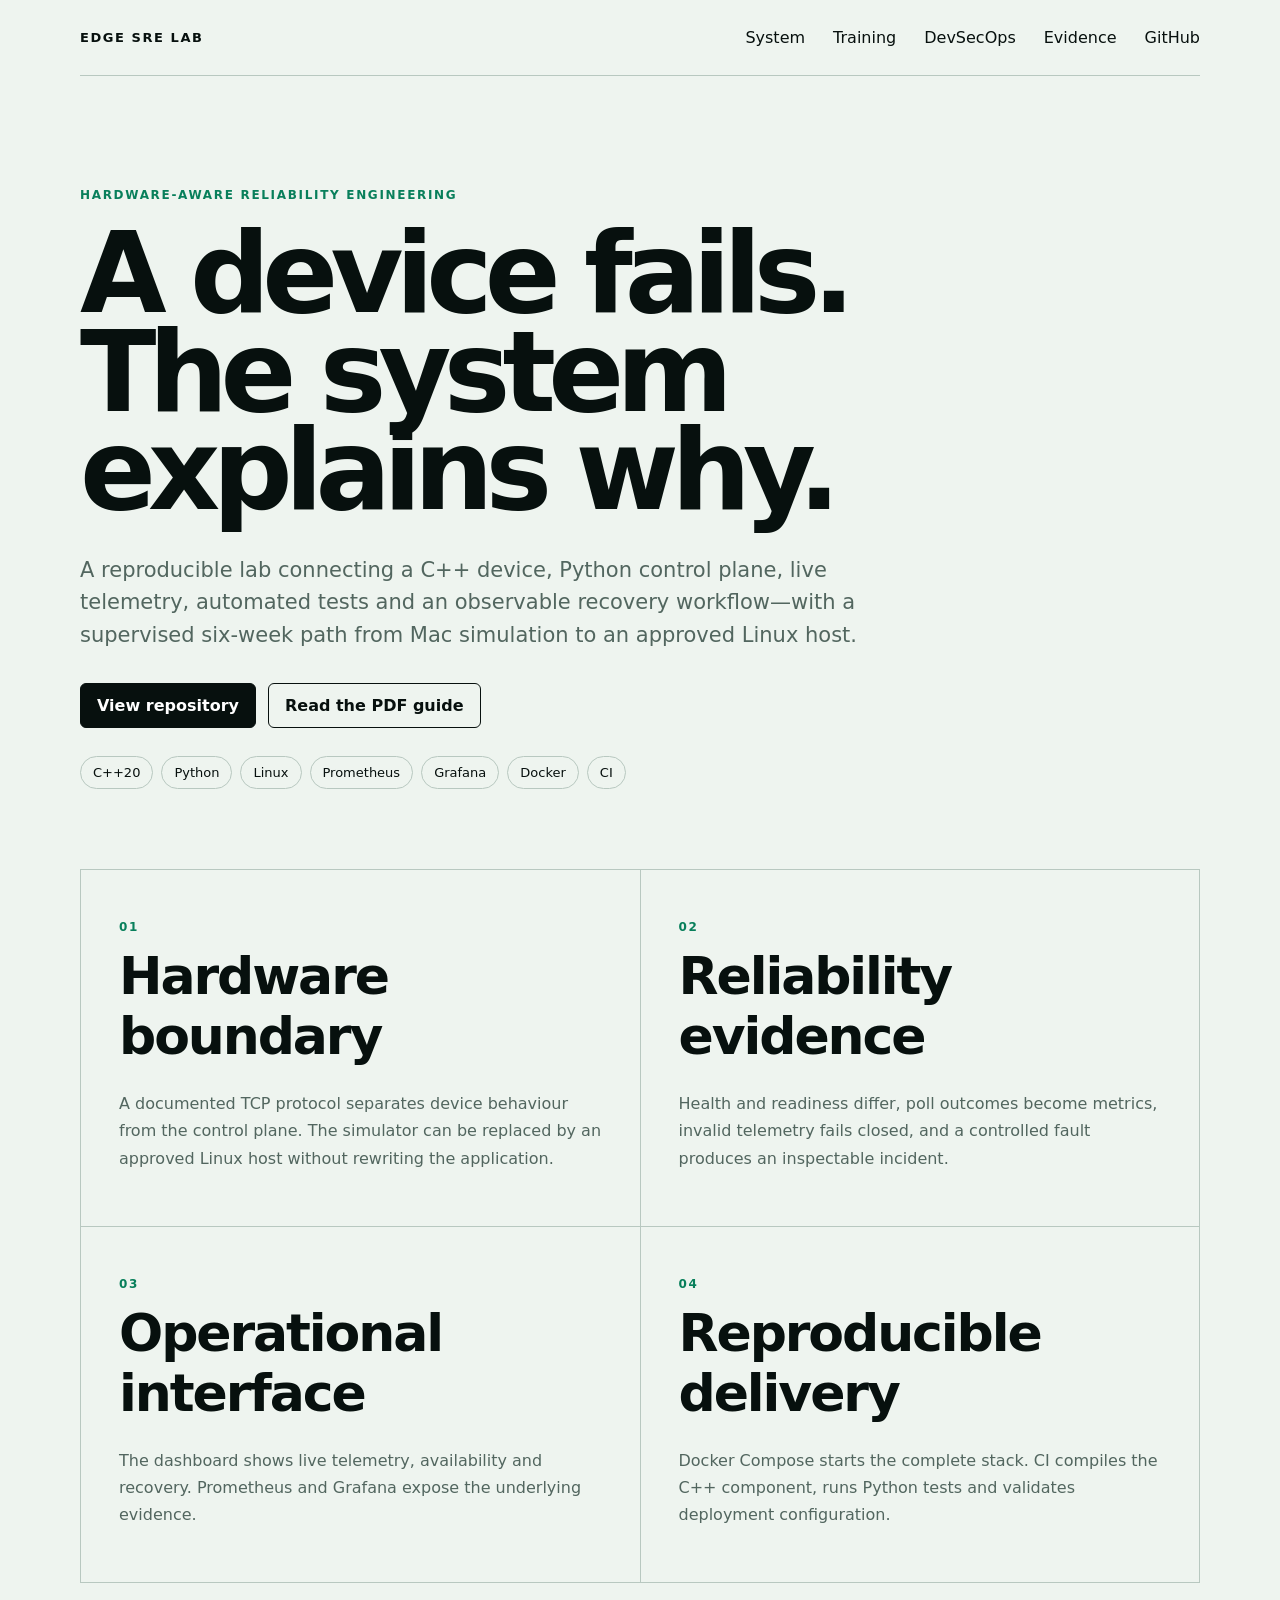
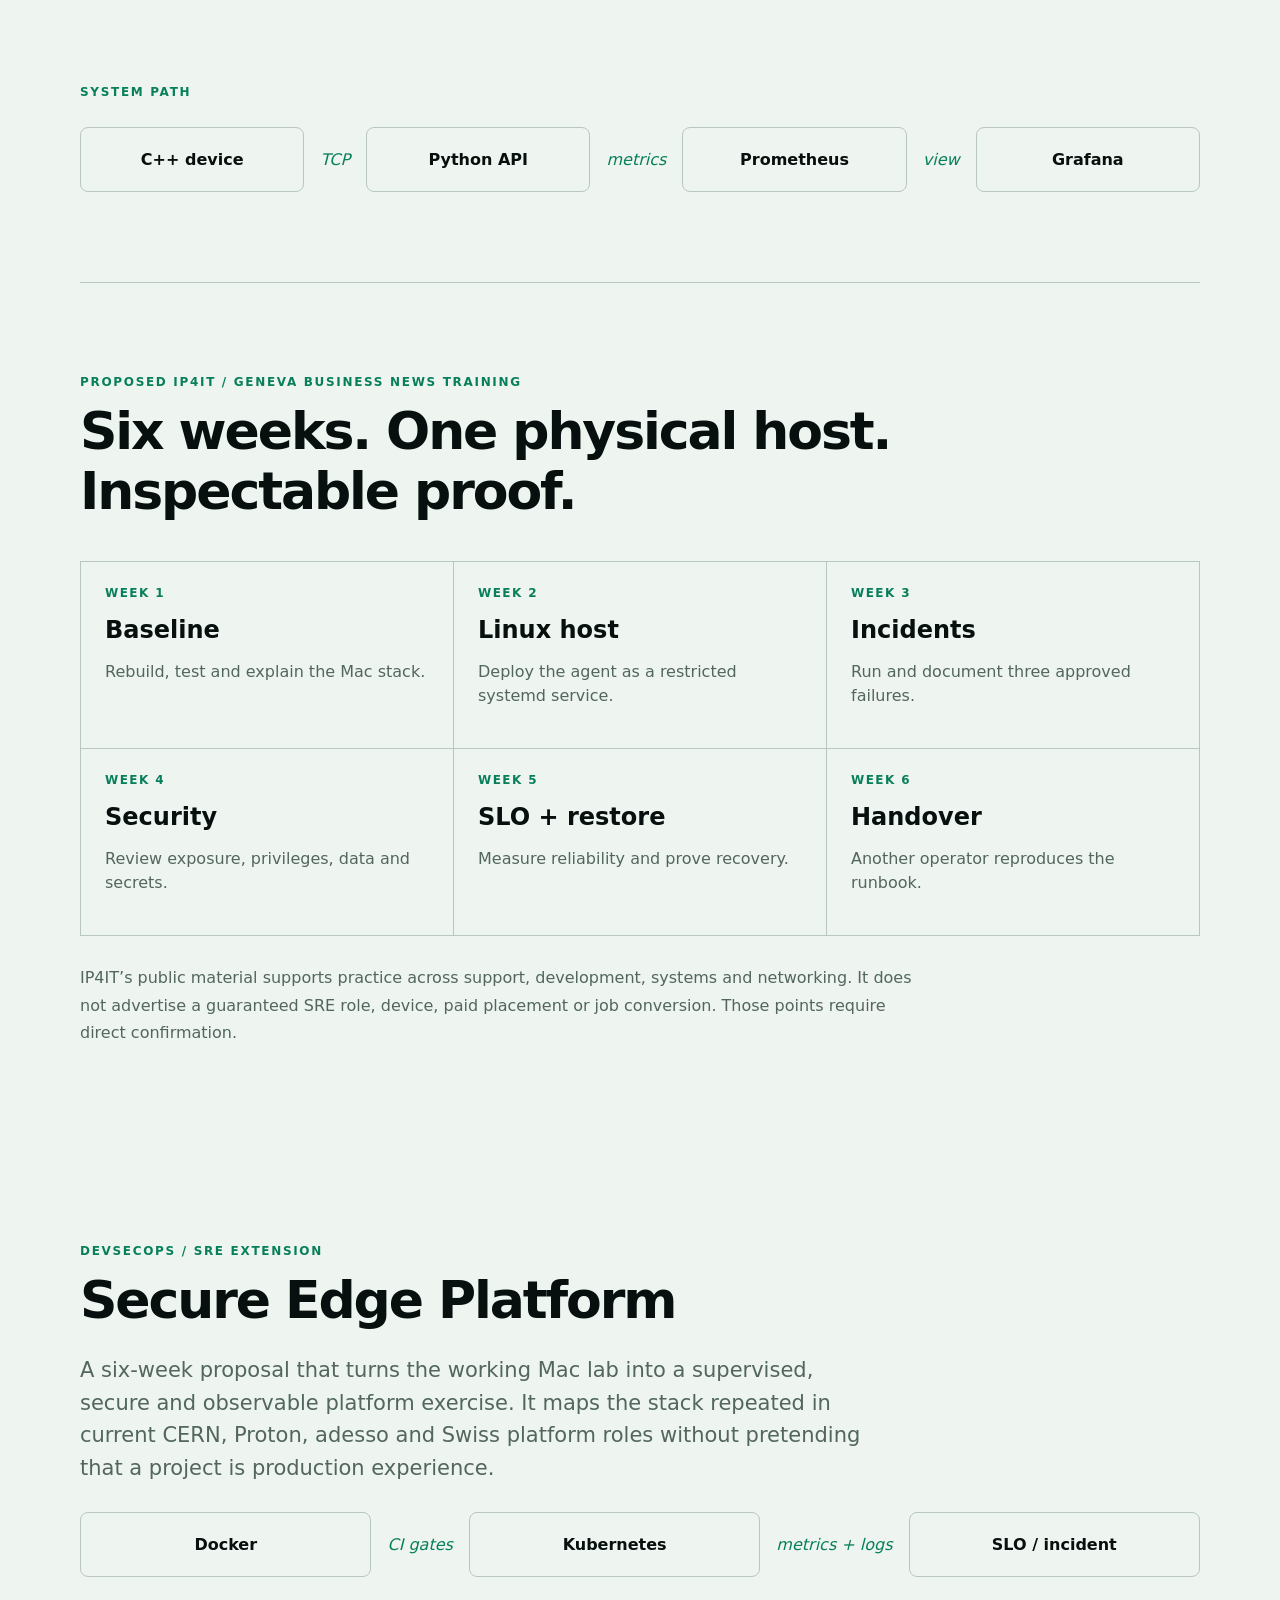
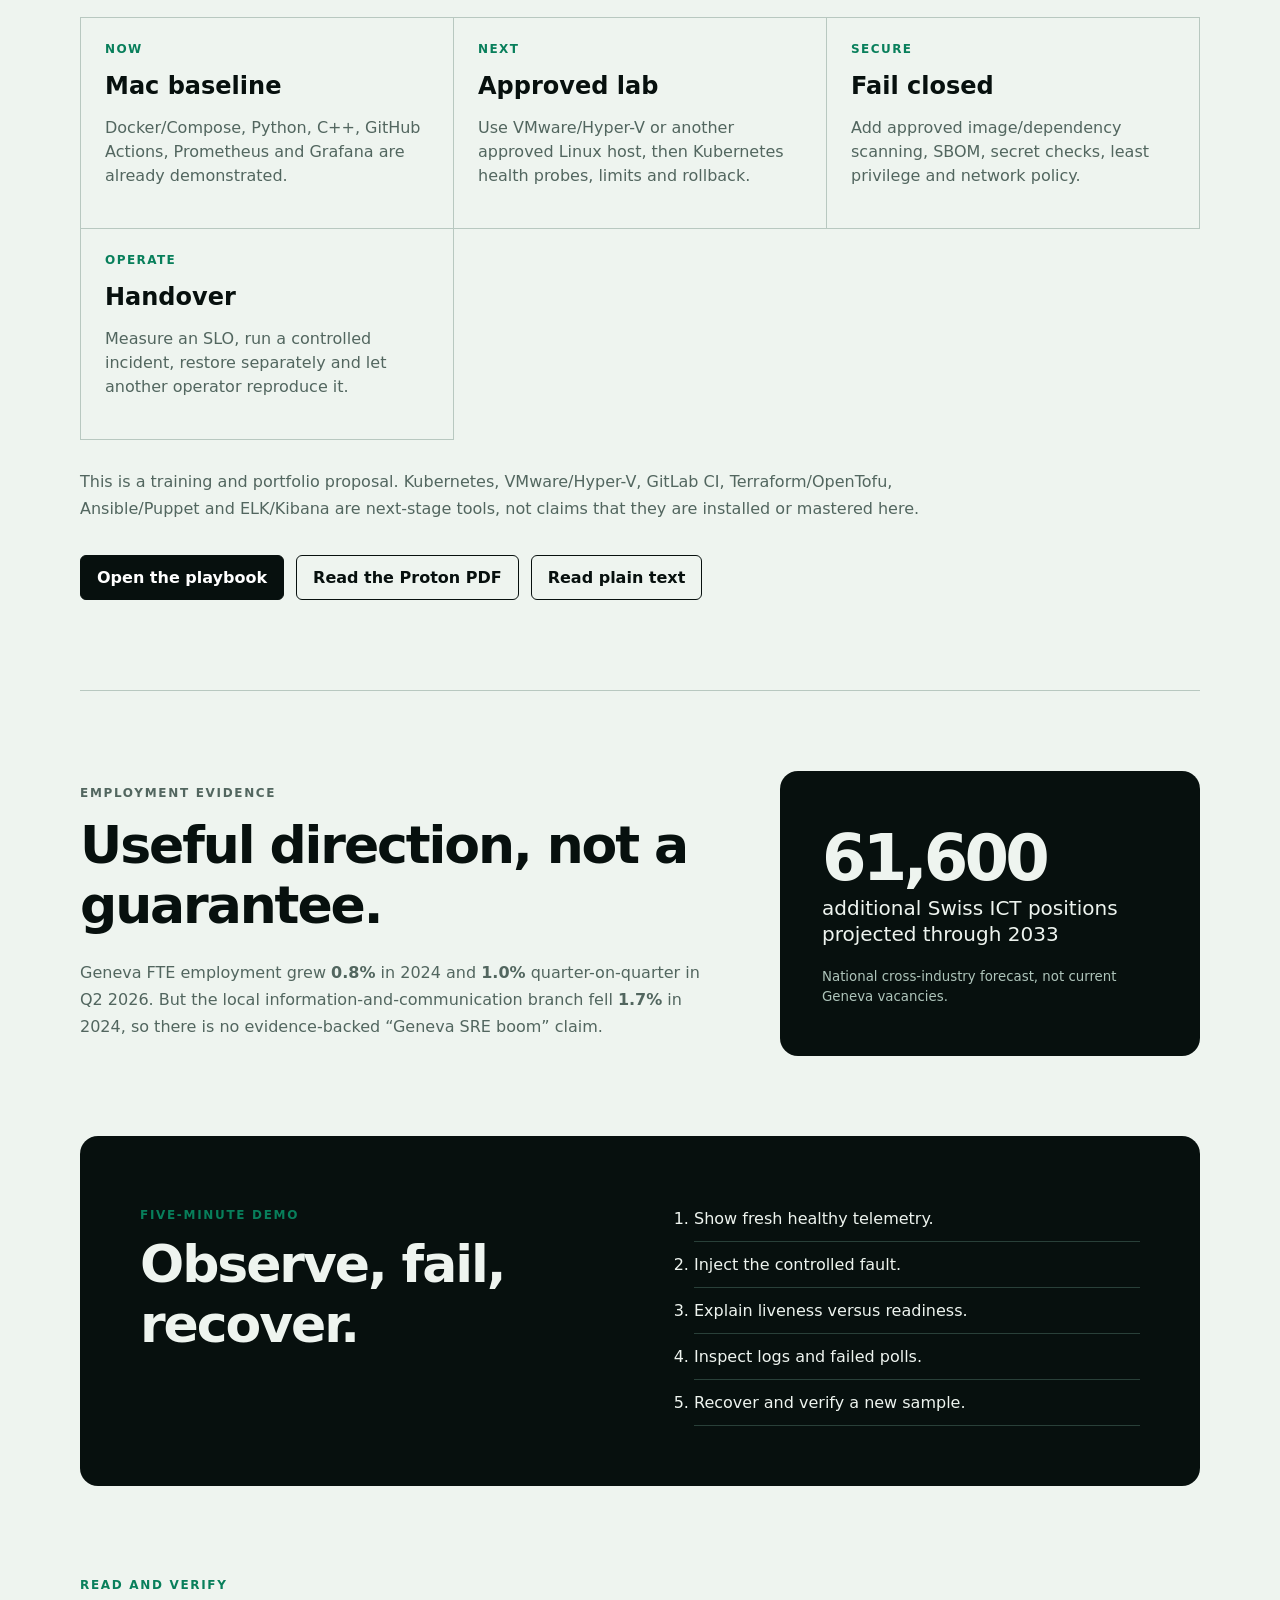
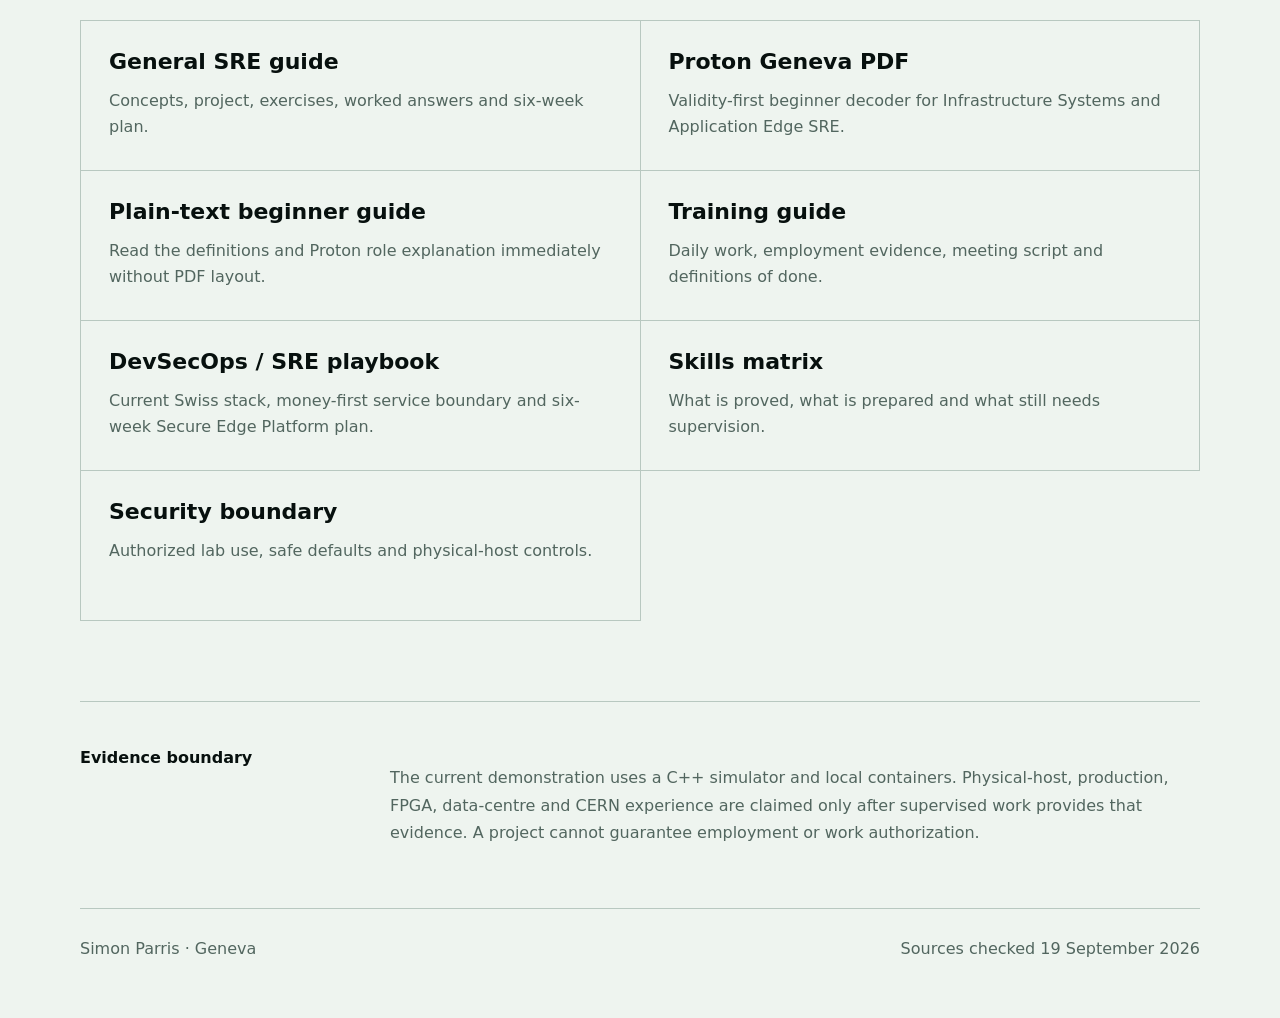
<file: docs/index.html>
<!doctype html>
<html lang="en">
<head>
  <meta charset="utf-8">
  <meta name="viewport" content="width=device-width, initial-scale=1">
  <meta name="description" content="Edge SRE Hardware Lab: C++, Python, Linux, observability, incident response and a six-week Geneva training plan.">
  <title>Edge SRE Hardware Lab · Simon Parris</title>
  <link rel="stylesheet" href="styles.css">
</head>
<body>
  <main>
    <nav>
      <b>EDGE SRE LAB</b>
      <a href="#system">System</a>
      <a href="#training">Training</a>
      <a href="#devsecops">DevSecOps</a>
      <a href="#market">Evidence</a>
      <a href="https://github.com/parrsi01/edge-sre-hardware-lab">GitHub</a>
    </nav>

    <header>
      <p class="kicker">HARDWARE-AWARE RELIABILITY ENGINEERING</p>
      <h1>A device fails.<br>The system explains why.</h1>
      <p class="lead">A reproducible lab connecting a C++ device, Python control plane, live telemetry, automated tests and an observable recovery workflow—with a supervised six-week path from Mac simulation to an approved Linux host.</p>
      <div class="actions">
        <a class="button primary" href="https://github.com/parrsi01/edge-sre-hardware-lab">View repository</a>
        <a class="button" href="assets/SRE_BEGINNER_GUIDE_IP4IT_GENEVA.pdf">Read the PDF guide</a>
      </div>
      <div class="badges"><span>C++20</span><span>Python</span><span>Linux</span><span>Prometheus</span><span>Grafana</span><span>Docker</span><span>CI</span></div>
    </header>

    <section id="system" class="two">
      <article><p class="number">01</p><h2>Hardware boundary</h2><p>A documented TCP protocol separates device behaviour from the control plane. The simulator can be replaced by an approved Linux host without rewriting the application.</p></article>
      <article><p class="number">02</p><h2>Reliability evidence</h2><p>Health and readiness differ, poll outcomes become metrics, invalid telemetry fails closed, and a controlled fault produces an inspectable incident.</p></article>
      <article><p class="number">03</p><h2>Operational interface</h2><p>The dashboard shows live telemetry, availability and recovery. Prometheus and Grafana expose the underlying evidence.</p></article>
      <article><p class="number">04</p><h2>Reproducible delivery</h2><p>Docker Compose starts the complete stack. CI compiles the C++ component, runs Python tests and validates deployment configuration.</p></article>
    </section>

    <section class="architecture">
      <p class="kicker">SYSTEM PATH</p>
      <div class="flow"><b>C++ device</b><i>TCP</i><b>Python API</b><i>metrics</i><b>Prometheus</b><i>view</i><b>Grafana</b></div>
    </section>

    <section id="training" class="training">
      <p class="kicker">PROPOSED IP4IT / GENEVA BUSINESS NEWS TRAINING</p>
      <h2>Six weeks. One physical host. Inspectable proof.</h2>
      <div class="weeks">
        <article><b>Week 1</b><span>Baseline</span><p>Rebuild, test and explain the Mac stack.</p></article>
        <article><b>Week 2</b><span>Linux host</span><p>Deploy the agent as a restricted systemd service.</p></article>
        <article><b>Week 3</b><span>Incidents</span><p>Run and document three approved failures.</p></article>
        <article><b>Week 4</b><span>Security</span><p>Review exposure, privileges, data and secrets.</p></article>
        <article><b>Week 5</b><span>SLO + restore</span><p>Measure reliability and prove recovery.</p></article>
        <article><b>Week 6</b><span>Handover</span><p>Another operator reproduces the runbook.</p></article>
      </div>
      <p class="note">IP4IT’s public material supports practice across support, development, systems and networking. It does not advertise a guaranteed SRE role, device, paid placement or job conversion. Those points require direct confirmation.</p>
    </section>

    <section id="devsecops" class="architecture">
      <p class="kicker">DEVSECOPS / SRE EXTENSION</p>
      <h2>Secure Edge Platform</h2>
      <p class="lead">A six-week proposal that turns the working Mac lab into a supervised, secure and observable platform exercise. It maps the stack repeated in current CERN, Proton, adesso and Swiss platform roles without pretending that a project is production experience.</p>
      <div class="flow"><b>Docker</b><i>CI gates</i><b>Kubernetes</b><i>metrics + logs</i><b>SLO / incident</b></div>
      <div class="weeks">
        <article><b>Now</b><span>Mac baseline</span><p>Docker/Compose, Python, C++, GitHub Actions, Prometheus and Grafana are already demonstrated.</p></article>
        <article><b>Next</b><span>Approved lab</span><p>Use VMware/Hyper-V or another approved Linux host, then Kubernetes health probes, limits and rollback.</p></article>
        <article><b>Secure</b><span>Fail closed</span><p>Add approved image/dependency scanning, SBOM, secret checks, least privilege and network policy.</p></article>
        <article><b>Operate</b><span>Handover</span><p>Measure an SLO, run a controlled incident, restore separately and let another operator reproduce it.</p></article>
      </div>
      <p class="note">This is a training and portfolio proposal. Kubernetes, VMware/Hyper-V, GitLab CI, Terraform/OpenTofu, Ansible/Puppet and ELK/Kibana are next-stage tools, not claims that they are installed or mastered here.</p>
      <div class="actions"><a class="button primary" href="https://github.com/parrsi01/edge-sre-hardware-lab/blob/main/DEVSECOPS_SRE_PLAYBOOK.md">Open the playbook</a><a class="button" href="assets/PROTON_SRE_GENEVA_BEGINNER_GUIDE.pdf">Read the Proton PDF</a><a class="button" href="assets/PROTON_SRE_GENEVA_BEGINNER_GUIDE.txt">Read plain text</a></div>
    </section>

    <section id="market" class="market">
      <div>
        <p class="kicker">EMPLOYMENT EVIDENCE</p>
        <h2>Useful direction, not a guarantee.</h2>
        <p>Geneva FTE employment grew <strong>0.8%</strong> in 2024 and <strong>1.0%</strong> quarter-on-quarter in Q2 2026. But the local information-and-communication branch fell <strong>1.7%</strong> in 2024, so there is no evidence-backed “Geneva SRE boom” claim.</p>
      </div>
      <div class="stat"><strong>61,600</strong><span>additional Swiss ICT positions projected through 2033</span><small>National cross-industry forecast, not current Geneva vacancies.</small></div>
    </section>

    <section class="demo">
      <div><p class="kicker">FIVE-MINUTE DEMO</p><h2>Observe, fail, recover.</h2></div>
      <ol><li>Show fresh healthy telemetry.</li><li>Inject the controlled fault.</li><li>Explain liveness versus readiness.</li><li>Inspect logs and failed polls.</li><li>Recover and verify a new sample.</li></ol>
    </section>

    <section class="resources">
      <p class="kicker">READ AND VERIFY</p>
      <div class="resource-grid">
        <a href="assets/SRE_BEGINNER_GUIDE_IP4IT_GENEVA.pdf"><b>General SRE guide</b><span>Concepts, project, exercises, worked answers and six-week plan.</span></a>
        <a href="assets/PROTON_SRE_GENEVA_BEGINNER_GUIDE.pdf"><b>Proton Geneva PDF</b><span>Validity-first beginner decoder for Infrastructure Systems and Application Edge SRE.</span></a>
        <a href="assets/PROTON_SRE_GENEVA_BEGINNER_GUIDE.txt"><b>Plain-text beginner guide</b><span>Read the definitions and Proton role explanation immediately without PDF layout.</span></a>
        <a href="https://github.com/parrsi01/edge-sre-hardware-lab/blob/main/TRAINING_GUIDE.md"><b>Training guide</b><span>Daily work, employment evidence, meeting script and definitions of done.</span></a>
        <a href="https://github.com/parrsi01/edge-sre-hardware-lab/blob/main/DEVSECOPS_SRE_PLAYBOOK.md"><b>DevSecOps / SRE playbook</b><span>Current Swiss stack, money-first service boundary and six-week Secure Edge Platform plan.</span></a>
        <a href="https://github.com/parrsi01/edge-sre-hardware-lab/blob/main/SKILLS_MATRIX.md"><b>Skills matrix</b><span>What is proved, what is prepared and what still needs supervision.</span></a>
        <a href="https://github.com/parrsi01/edge-sre-hardware-lab/blob/main/SECURITY.md"><b>Security boundary</b><span>Authorized lab use, safe defaults and physical-host controls.</span></a>
      </div>
    </section>

    <section class="truth"><b>Evidence boundary</b><p>The current demonstration uses a C++ simulator and local containers. Physical-host, production, FPGA, data-centre and CERN experience are claimed only after supervised work provides that evidence. A project cannot guarantee employment or work authorization.</p></section>
    <footer><span>Simon Parris · Geneva</span><span>Sources checked 19 September 2026</span></footer>
  </main>
</body>
</html>
</file>
<file: docs/styles.css>
:root { --ink:#07100e; --paper:#eef4ef; --green:#087f5b; --line:#b8c8c0; --muted:#52665f; --white:#fff; }
* { box-sizing:border-box; }
html { scroll-behavior:smooth; }
body { margin:0; background:var(--paper); color:var(--ink); font-family:Inter,ui-sans-serif,system-ui,-apple-system,BlinkMacSystemFont,"Segoe UI",sans-serif; }
main { width:min(1120px,calc(100% - 36px)); margin:auto; }
nav { height:76px; display:flex; align-items:center; gap:28px; border-bottom:1px solid var(--line); }
nav b { margin-right:auto; letter-spacing:.12em; font-size:13px; }
nav a { color:var(--ink); text-decoration:none; }
header { padding:100px 0 80px; }
.kicker,.number { color:var(--green); font-weight:800; font-size:12px; letter-spacing:.14em; }
h1 { max-width:930px; font-size:clamp(52px,9vw,112px); line-height:.88; letter-spacing:-.07em; margin:22px 0 34px; }
.lead { max-width:800px; font-size:21px; line-height:1.55; color:var(--muted); }
.actions { display:flex; flex-wrap:wrap; gap:12px; margin-top:32px; }
.button { border:1px solid var(--ink); color:var(--ink); border-radius:6px; padding:12px 16px; text-decoration:none; font-weight:700; }
.button.primary { background:var(--ink); color:var(--white); }
.badges { display:flex; flex-wrap:wrap; gap:8px; margin-top:28px; }
.badges span { border:1px solid var(--line); border-radius:99px; padding:8px 12px; font-size:13px; }
.two { display:grid; grid-template-columns:1fr 1fr; border-top:1px solid var(--line); border-left:1px solid var(--line); }
.two article { padding:38px; border-right:1px solid var(--line); border-bottom:1px solid var(--line); min-height:250px; }
h2 { font-size:clamp(32px,5vw,52px); letter-spacing:-.04em; margin:10px 0 24px; }
.two p:last-child,.truth p,.note,.market p { color:var(--muted); line-height:1.7; }
.architecture { padding:90px 0; }
.flow { display:flex; align-items:center; justify-content:space-between; gap:16px; margin-top:28px; }
.flow b { border:1px solid var(--line); padding:22px; flex:1; text-align:center; border-radius:8px; }
.flow i { color:var(--green); }
.training { border-top:1px solid var(--line); padding:80px 0; }
.weeks { display:grid; grid-template-columns:repeat(3,1fr); border-left:1px solid var(--line); border-top:1px solid var(--line); margin-top:40px; }
.weeks article { padding:24px; min-height:185px; border-right:1px solid var(--line); border-bottom:1px solid var(--line); }
.weeks b,.weeks span { display:block; }
.weeks b { color:var(--green); font-size:12px; letter-spacing:.12em; text-transform:uppercase; }
.weeks span { font-size:24px; font-weight:800; margin:16px 0; }
.weeks p { color:var(--muted); line-height:1.5; }
.note { max-width:850px; margin-top:28px; }
.market { display:grid; grid-template-columns:1.5fr 1fr; gap:70px; padding:80px 0; border-top:1px solid var(--line); }
.stat { background:var(--ink); color:var(--paper); border-radius:18px; padding:42px; display:flex; flex-direction:column; justify-content:center; }
.stat strong { font-size:64px; letter-spacing:-.06em; }
.stat span { font-size:20px; line-height:1.3; }
.stat small { margin-top:20px; color:#aec4ba; line-height:1.5; }
.demo { display:grid; grid-template-columns:1fr 1fr; gap:60px; background:var(--ink); color:var(--paper); padding:60px; border-radius:18px; }
.demo ol { margin:0; padding-left:24px; }
.demo li { padding:13px 0; border-bottom:1px solid #294039; }
.resources { padding:80px 0; }
.resource-grid { display:grid; grid-template-columns:1fr 1fr; border-left:1px solid var(--line); border-top:1px solid var(--line); margin-top:28px; }
.resource-grid a { color:var(--ink); min-height:150px; padding:28px; text-decoration:none; border-right:1px solid var(--line); border-bottom:1px solid var(--line); }
.resource-grid b,.resource-grid span { display:block; }
.resource-grid b { font-size:22px; margin-bottom:14px; }
.resource-grid span { color:var(--muted); line-height:1.6; }
.truth { display:grid; grid-template-columns:1fr 3fr; gap:40px; padding:46px 0; border-top:1px solid var(--line); border-bottom:1px solid var(--line); }
footer { display:flex; justify-content:space-between; padding:30px 0 60px; color:var(--muted); }
@media(max-width:760px){
  .two,.demo,.truth,.market,.resource-grid{grid-template-columns:1fr}
  .weeks{grid-template-columns:1fr 1fr}
  .flow{flex-direction:column;align-items:stretch}
  .flow i{text-align:center}
  header{padding-top:60px}
  .demo{padding:32px}
  nav a{display:none}
}
@media(max-width:480px){.weeks{grid-template-columns:1fr}.stat strong{font-size:48px}}
</file>
